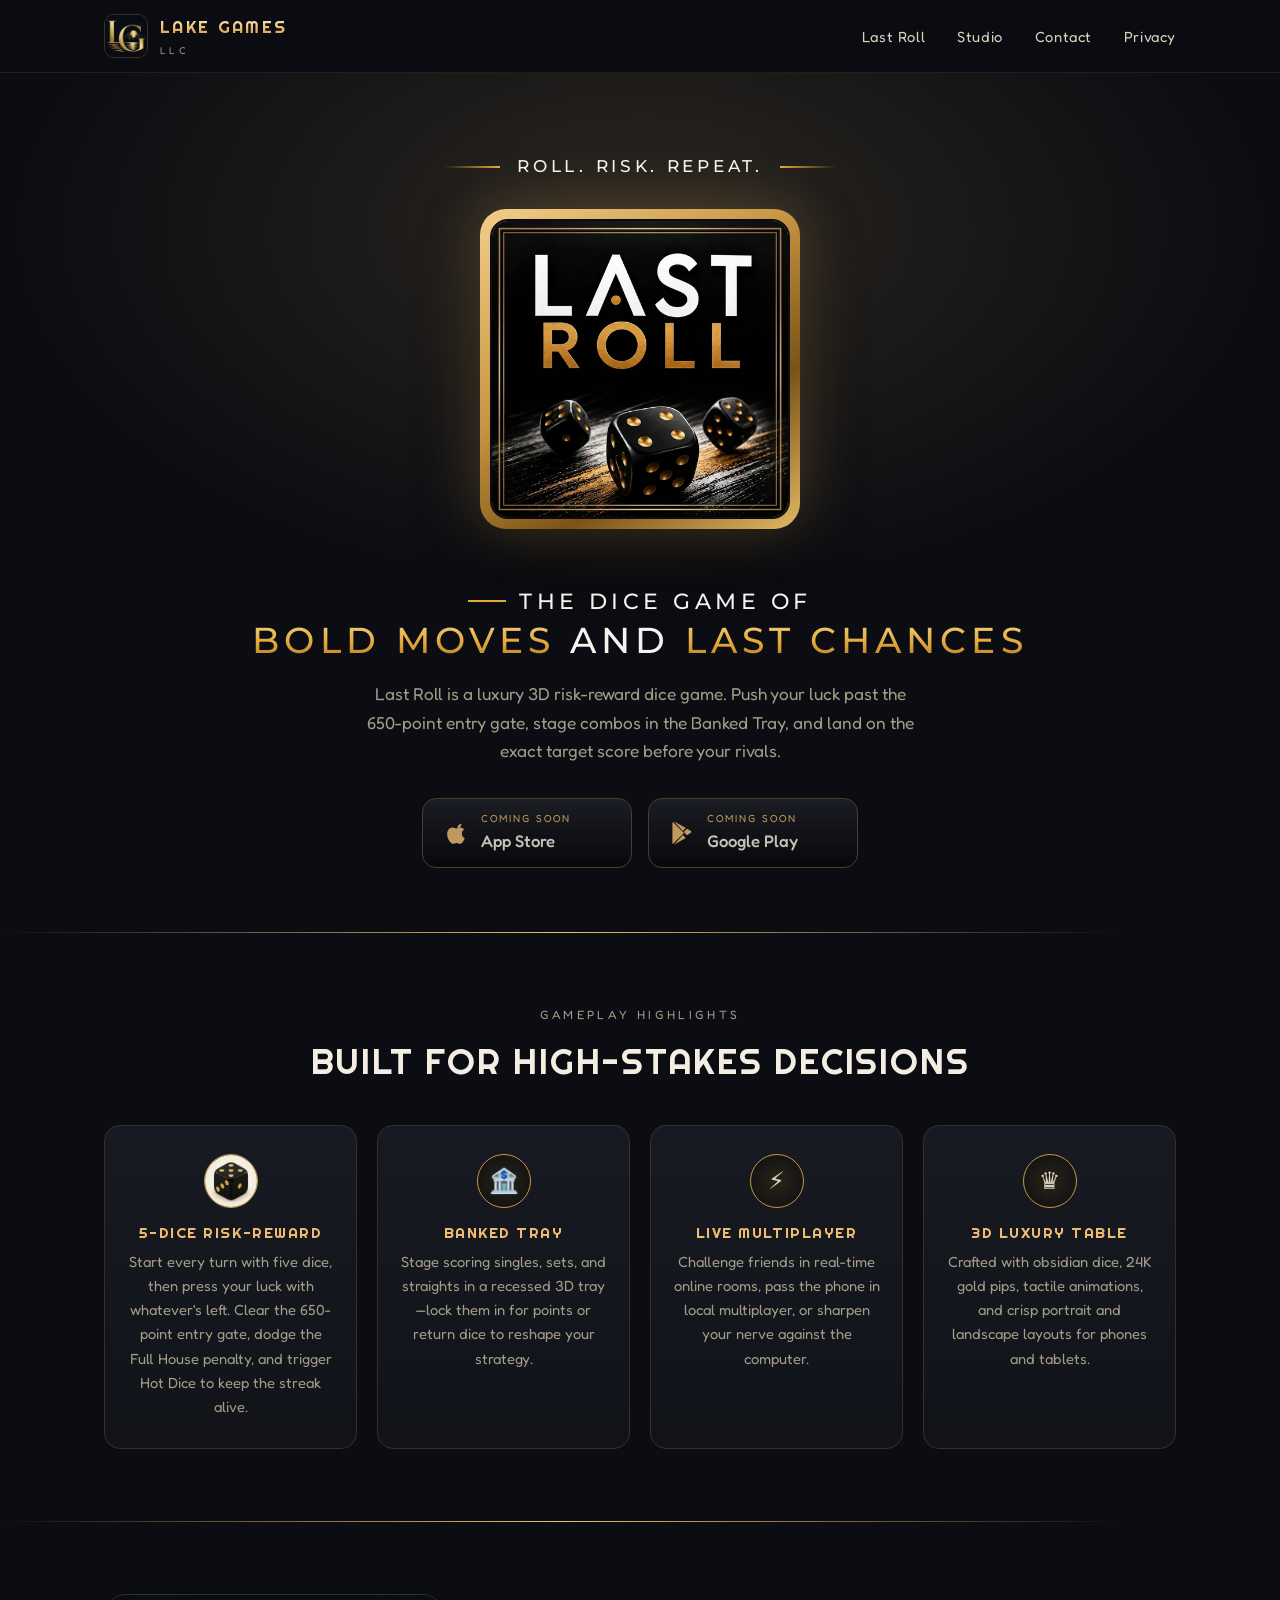
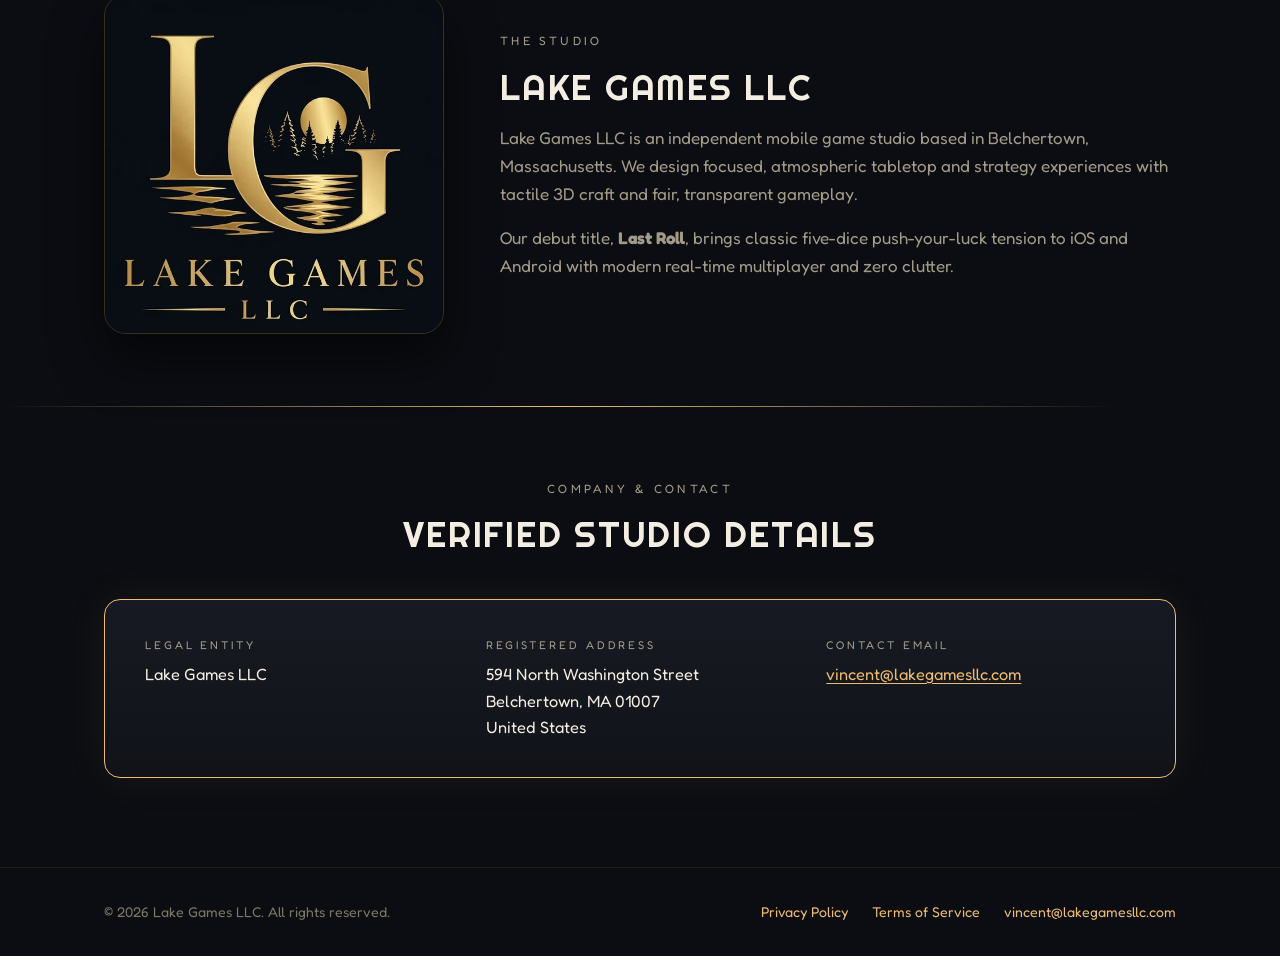
<file: index.html>
<!DOCTYPE html>
<html lang="en">
<head>
  <meta charset="utf-8">
  <meta name="viewport" content="width=device-width, initial-scale=1">
  <title>Lake Games LLC — Independent Mobile Game Studio | Last Roll</title>
  <meta name="description" content="Lake Games LLC is an independent mobile game studio in Belchertown, Massachusetts, creators of Last Roll — a luxury 3D five-dice risk-reward game for iOS and Android.">
  <link rel="canonical" href="https://lakegamesllc.com/">

  <!-- Open Graph / Social -->
  <meta property="og:type" content="website">
  <meta property="og:site_name" content="Lake Games LLC">
  <meta property="og:title" content="Lake Games LLC — Last Roll">
  <meta property="og:description" content="Roll. Risk. Repeat. The dice game of bold moves and last chances. Independent mobile game studio in Belchertown, MA — creators of Last Roll for iOS and Android.">
  <meta property="og:url" content="https://lakegamesllc.com/">
  <meta property="og:image" content="https://lakegamesllc.com/assets/img/og-image.jpg">
  <meta property="og:image:width" content="1200">
  <meta property="og:image:height" content="630">
  <meta name="twitter:card" content="summary_large_image">
  <meta name="twitter:title" content="Lake Games LLC — Last Roll">
  <meta name="twitter:description" content="Roll. Risk. Repeat. The dice game of bold moves and last chances. Luxury 3D five-dice risk-reward game for iOS and Android.">
  <meta name="twitter:image" content="https://lakegamesllc.com/assets/img/og-image.jpg">

  <meta name="theme-color" content="#0B0D12">
  <link rel="icon" type="image/png" sizes="32x32" href="assets/img/favicon-32.png">
  <link rel="apple-touch-icon" sizes="180x180" href="assets/img/apple-touch-icon.png">

  <link rel="preconnect" href="https://fonts.googleapis.com">
  <link rel="preconnect" href="https://fonts.gstatic.com" crossorigin>
  <link href="https://fonts.googleapis.com/css2?family=Fredoka:wght@400;500;600&family=Montserrat:wght@500;600&family=Righteous&display=swap" rel="stylesheet">
  <link rel="stylesheet" href="assets/css/styles.css">

  <script type="application/ld+json">
  {
    "@context": "https://schema.org",
    "@type": "Organization",
    "name": "Lake Games LLC",
    "url": "https://lakegamesllc.com/",
    "logo": "https://lakegamesllc.com/assets/img/lake-games-logo.jpg",
    "email": "vincent@lakegamesllc.com",
    "address": {
      "@type": "PostalAddress",
      "streetAddress": "594 North Washington Street",
      "addressLocality": "Belchertown",
      "addressRegion": "MA",
      "postalCode": "01007",
      "addressCountry": "US"
    }
  }
  </script>
</head>
<body>
  <a class="skip-link" href="#main">Skip to content</a>

  <header class="site-header">
    <div class="container header-inner">
      <a class="brand" href="index.html" aria-label="Lake Games LLC Home">
        <picture>
          <source srcset="assets/img/lake-games-mark.webp" type="image/webp">
          <img src="assets/img/lake-games-mark.png" alt="Lake Games LLC pine-over-lake monogram" width="44" height="44">
        </picture>
        <span class="brand-name">
          <span class="gold-text">LAKE GAMES</span>
          <small>LLC</small>
        </span>
      </a>

      <input type="checkbox" id="nav-toggle" class="nav-toggle" aria-label="Toggle navigation">
      <label for="nav-toggle" class="nav-toggle-label" aria-hidden="true"><span></span></label>

      <nav class="site-nav" aria-label="Primary">
        <ul>
          <li><a href="#last-roll">Last Roll</a></li>
          <li><a href="#studio">Studio</a></li>
          <li><a href="#contact">Contact</a></li>
          <li><a href="privacy.html">Privacy</a></li>
        </ul>
      </nav>
    </div>
  </header>

  <main id="main">
    <section class="hero" id="last-roll">
      <div class="container">
        <p class="tag-kicker">Roll. Risk. Repeat.</p>

        <div class="showcase">
          <picture>
            <source srcset="assets/img/last-roll-logo.webp" type="image/webp">
            <img src="assets/img/last-roll-logo.jpg" alt="Last Roll — Five-dice risk-reward mobile game" width="512" height="512">
          </picture>
        </div>

        <h1 class="tag-sub">
          <span class="l1">The Dice Game Of</span>
          <span class="l2"><span class="g">Bold Moves</span> and <span class="g">Last Chances</span></span>
        </h1>
        <p class="lede">
          Last Roll is a luxury 3D risk-reward dice game. Push your luck past the 650-point entry gate, stage combos in the Banked Tray, and land on the exact target score before your rivals.
        </p>

        <div class="badges" aria-label="Platform availability">
          <div class="store-badge" aria-label="Apple App Store — Coming Soon">
            <svg viewBox="0 0 24 24" aria-hidden="true"><path d="M18.71 19.5c-.83 1.24-1.71 2.45-3.05 2.47-1.34.03-1.77-.79-3.29-.79-1.53 0-2 .77-3.27.82-1.31.05-2.3-1.32-3.14-2.53C4.25 17 2.94 12.45 4.7 9.39c.87-1.52 2.43-2.48 4.12-2.51 1.28-.02 2.5.87 3.29.87.78 0 2.26-1.07 3.81-.91.65.03 2.47.26 3.64 1.98-.09.06-2.17 1.28-2.15 3.81.03 3.02 2.65 4.03 2.68 4.04-.03.07-.42 1.44-1.38 2.83M15.97 6.33c.64-.78 1.08-1.86.96-2.94-.93.04-2.06.62-2.72 1.4-.58.68-1.1 1.78-.96 2.84 1.04.08 2.08-.52 2.72-1.3z"/></svg>
            <div>
              <small>Coming Soon</small>
              <strong>App Store</strong>
            </div>
          </div>

          <div class="store-badge" aria-label="Google Play — Coming Soon">
            <svg viewBox="0 0 24 24" aria-hidden="true"><path d="M3.61 1.814L13.793 12 3.61 22.186a1.77 1.77 0 0 1-.46-1.2V3.014c0-.46.17-.885.46-1.2zm.94-.672L15.49 7.45l-2.66 2.66L4.55 1.142zm11.98 6.892l3.38 1.95c.93.54.93 1.49 0 2.03l-3.38 1.95-2.91-2.965 2.91-2.965zM12.83 13.89l2.66 2.66-10.94 6.308L12.83 13.89z"/></svg>
            <div>
              <small>Coming Soon</small>
              <strong>Google Play</strong>
            </div>
          </div>
        </div>
      </div>
    </section>

    <hr class="gold-rule container">

    <section aria-labelledby="highlights-heading">
      <div class="container">
        <div class="section-head">
          <p class="eyebrow">Gameplay Highlights</p>
          <h2 id="highlights-heading">BUILT FOR HIGH-STAKES DECISIONS</h2>
        </div>

        <div class="features">
          <article class="card feature">
            <div class="icon icon-img" aria-hidden="true">
              <picture>
                <source srcset="assets/img/luxury-die-icon.webp" type="image/webp">
                <img src="assets/img/luxury-die-icon.png" alt="" width="54" height="54" loading="lazy">
              </picture>
            </div>
            <h3>5-DICE RISK-REWARD</h3>
            <p>Start every turn with five dice, then press your luck with whatever's left. Clear the 650-point entry gate, dodge the Full House penalty, and trigger Hot Dice to keep the streak alive.</p>
          </article>

          <article class="card feature">
            <div class="icon" aria-hidden="true">🏦</div>
            <h3>BANKED TRAY</h3>
            <p>Stage scoring singles, sets, and straights in a recessed 3D tray—lock them in for points or return dice to reshape your strategy.</p>
          </article>

          <article class="card feature">
            <div class="icon" aria-hidden="true">⚡</div>
            <h3>LIVE MULTIPLAYER</h3>
            <p>Challenge friends in real-time online rooms, pass the phone in local multiplayer, or sharpen your nerve against the computer.</p>
          </article>

          <article class="card feature">
            <div class="icon" aria-hidden="true">♛</div>
            <h3>3D LUXURY TABLE</h3>
            <p>Crafted with obsidian dice, 24K gold pips, tactile animations, and crisp portrait and landscape layouts for phones and tablets.</p>
          </article>
        </div>
      </div>
    </section>

    <hr class="gold-rule container">

    <section id="studio" aria-labelledby="studio-heading">
      <div class="container studio">
        <picture>
          <source srcset="assets/img/lake-games-logo.webp" type="image/webp">
          <img class="studio-logo" src="assets/img/lake-games-logo.jpg" alt="Lake Games LLC studio emblem featuring the LG monogram, pine trees, moon, and lake reflections" width="600" height="600" loading="lazy">
        </picture>

        <div>
          <p class="eyebrow">The Studio</p>
          <h2 id="studio-heading">LAKE GAMES LLC</h2>
          <p>
            Lake Games LLC is an independent mobile game studio based in Belchertown, Massachusetts. We design focused, atmospheric tabletop and strategy experiences with tactile 3D craft and fair, transparent gameplay.
          </p>
          <p>
            Our debut title, <strong>Last Roll</strong>, brings classic five-dice push-your-luck tension to iOS and Android with modern real-time multiplayer and zero clutter.
          </p>
        </div>
      </div>
    </section>

    <hr class="gold-rule container">

    <section id="contact" aria-labelledby="contact-heading">
      <div class="container">
        <div class="section-head">
          <p class="eyebrow">Company &amp; Contact</p>
          <h2 id="contact-heading">VERIFIED STUDIO DETAILS</h2>
        </div>

        <dl class="card gold-border company">
          <div>
            <dt>Legal Entity</dt>
            <dd>Lake Games LLC</dd>
          </div>
          <div>
            <dt>Registered Address</dt>
            <dd>
              <address>
                594 North Washington Street<br>
                Belchertown, MA 01007<br>
                United States
              </address>
            </dd>
          </div>
          <div>
            <dt>Contact Email</dt>
            <dd><a href="mailto:vincent@lakegamesllc.com">vincent@lakegamesllc.com</a></dd>
          </div>
        </dl>
      </div>
    </section>
  </main>

  <footer class="site-footer">
    <div class="container footer-inner">
      <span>&copy; <span id="yr">2026</span> Lake Games LLC. All rights reserved.</span>
      <div class="footer-links">
        <a href="privacy.html">Privacy Policy</a>
        <a href="terms.html">Terms of Service</a>
        <a href="mailto:vincent@lakegamesllc.com">vincent@lakegamesllc.com</a>
      </div>
    </div>
  </footer>
  <script>document.getElementById("yr").textContent=new Date().getFullYear();</script>
</body>
</html>
</file>
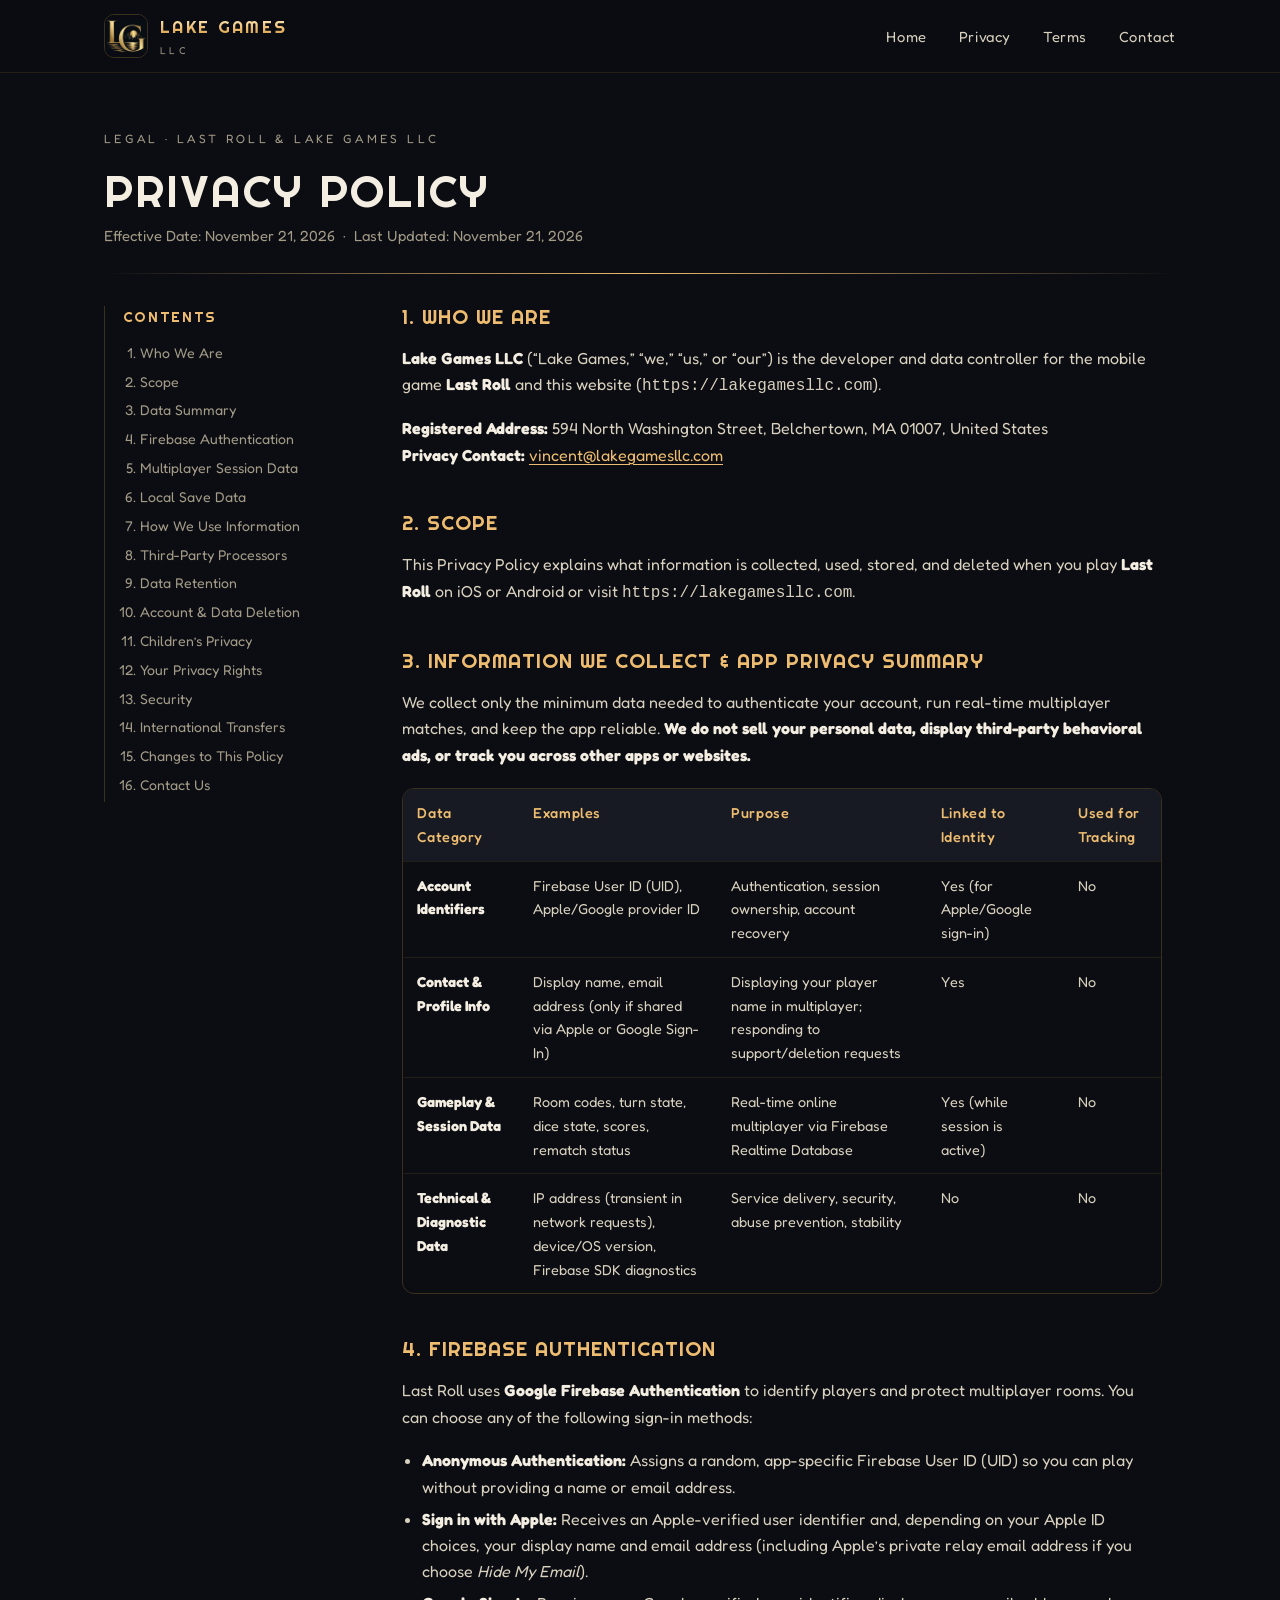
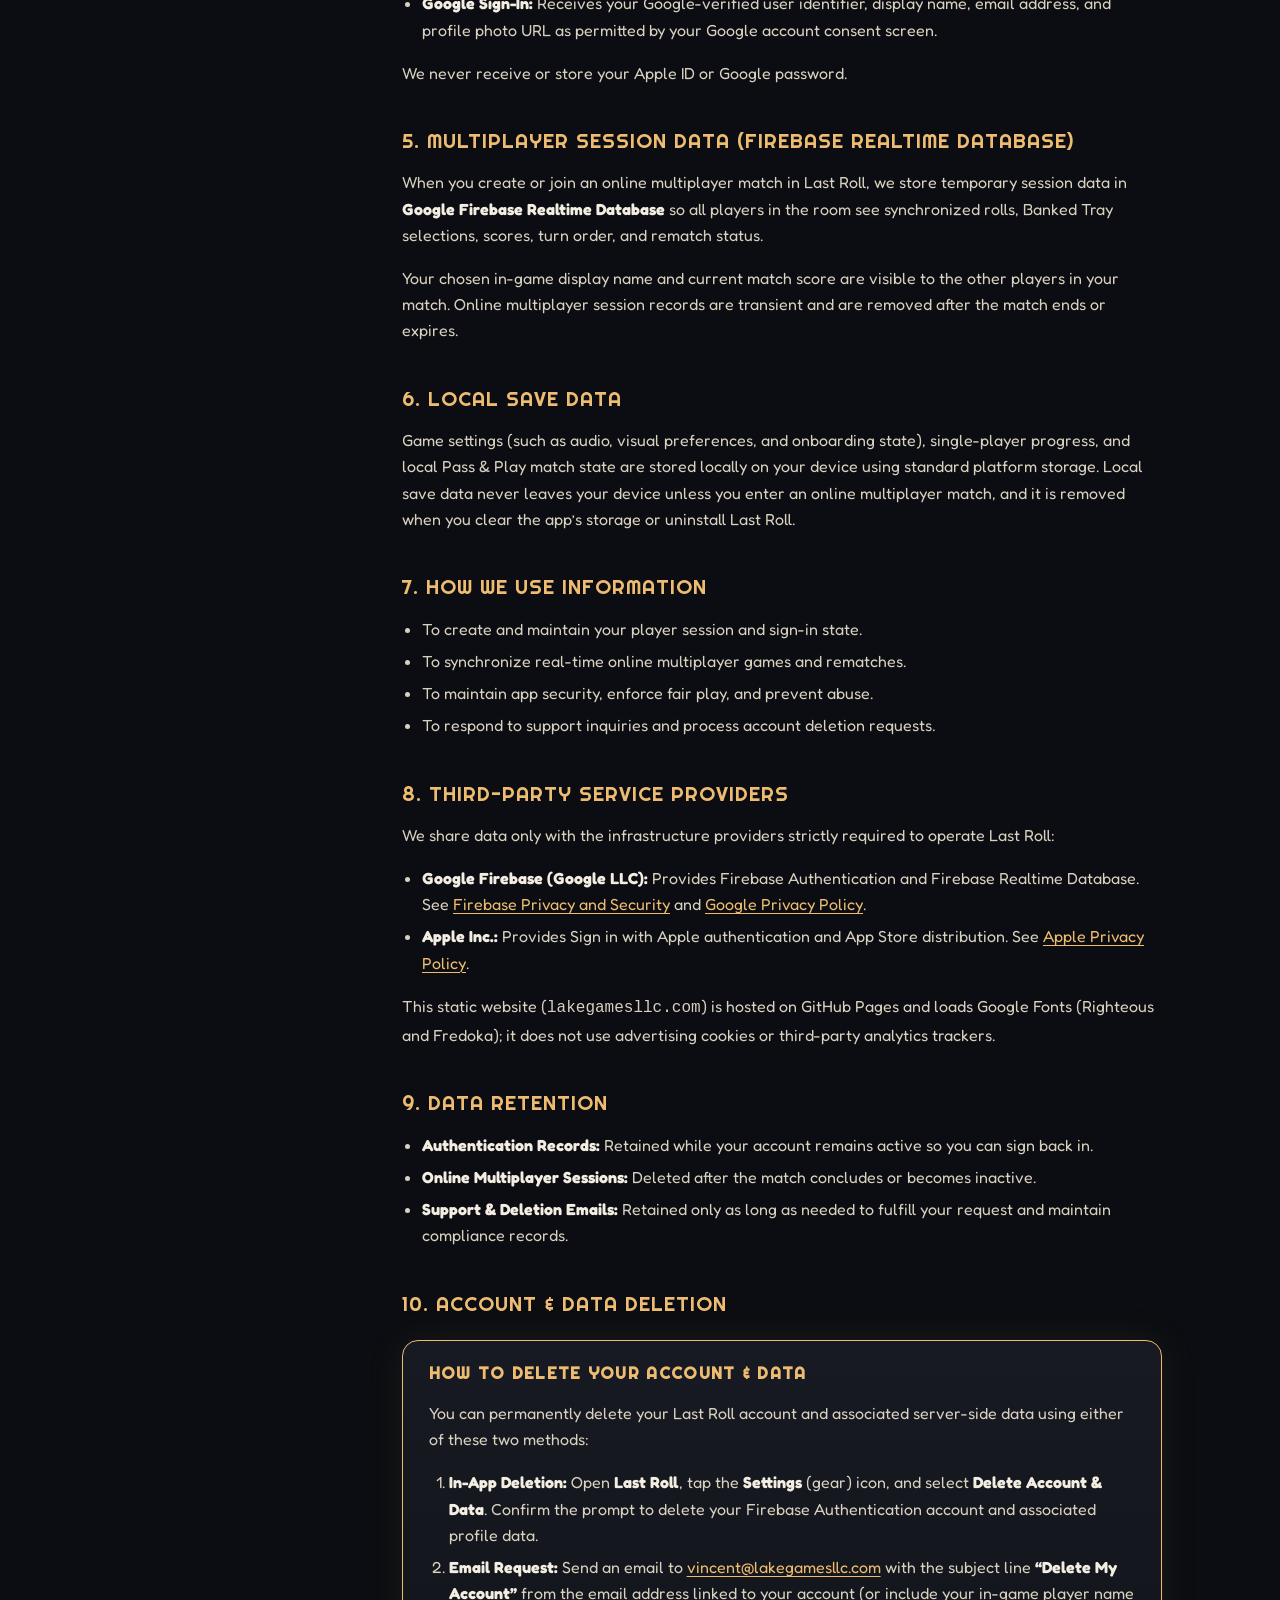
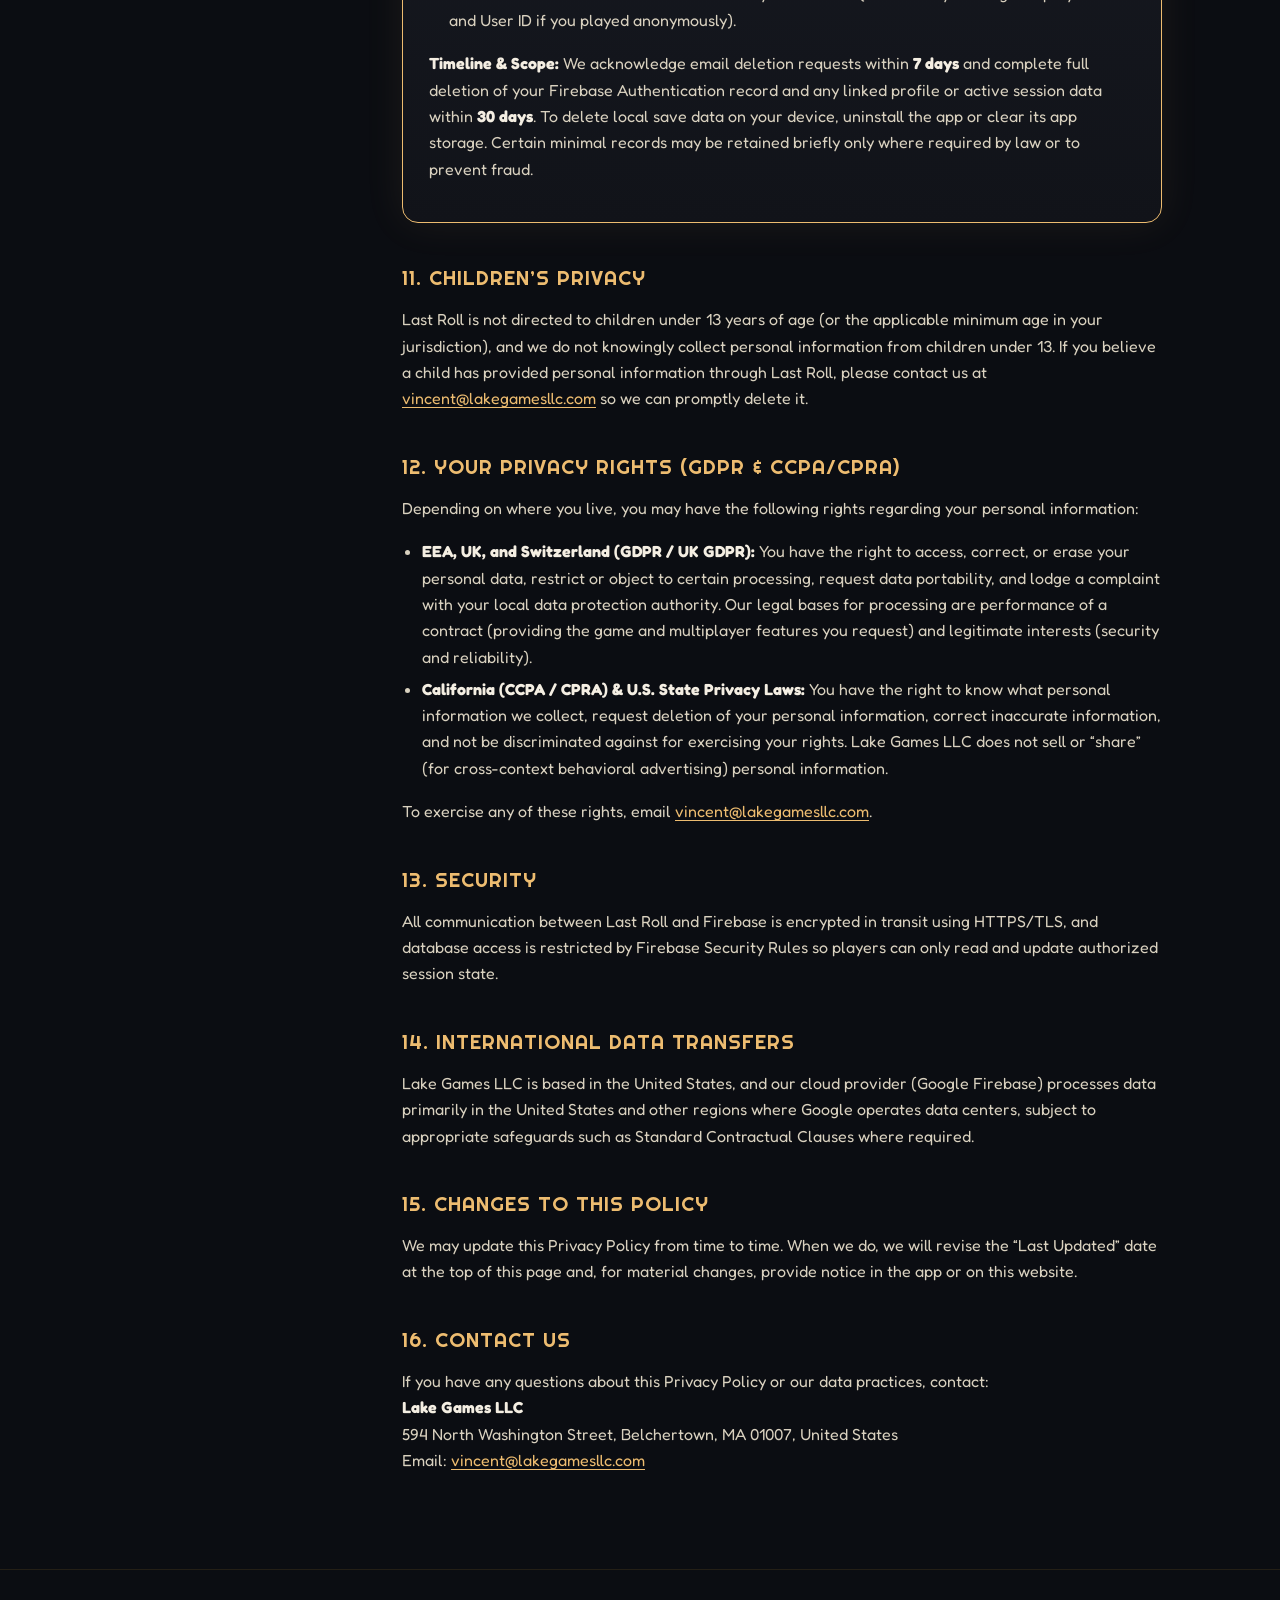
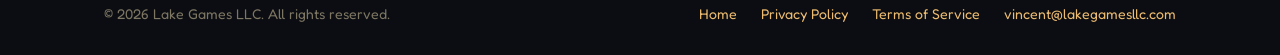
<file: privacy.html>
<!DOCTYPE html>
<html lang="en">
<head>
  <meta charset="utf-8">
  <meta name="viewport" content="width=device-width, initial-scale=1">
  <title>Privacy Policy — Lake Games LLC | Last Roll</title>
  <meta name="description" content="Privacy Policy for Lake Games LLC and the Last Roll mobile game (iOS & Android), covering Firebase Authentication, multiplayer data, local save data, and account deletion.">
  <link rel="canonical" href="https://lakegamesllc.com/privacy.html">
  <meta name="theme-color" content="#0B0D12">
  <link rel="icon" type="image/png" sizes="32x32" href="assets/img/favicon-32.png">
  <link rel="apple-touch-icon" sizes="180x180" href="assets/img/apple-touch-icon.png">
  <link rel="preconnect" href="https://fonts.googleapis.com">
  <link rel="preconnect" href="https://fonts.gstatic.com" crossorigin>
  <link href="https://fonts.googleapis.com/css2?family=Fredoka:wght@400;500;600&family=Righteous&display=swap" rel="stylesheet">
  <link rel="stylesheet" href="assets/css/styles.css">
</head>
<body>
  <a class="skip-link" href="#main">Skip to content</a>

  <header class="site-header">
    <div class="container header-inner">
      <a class="brand" href="index.html" aria-label="Lake Games LLC Home">
        <picture>
          <source srcset="assets/img/lake-games-mark.webp" type="image/webp">
          <img src="assets/img/lake-games-mark.png" alt="Lake Games LLC pine-over-lake monogram" width="44" height="44">
        </picture>
        <span class="brand-name">
          <span class="gold-text">LAKE GAMES</span>
          <small>LLC</small>
        </span>
      </a>

      <input type="checkbox" id="nav-toggle" class="nav-toggle" aria-label="Toggle navigation">
      <label for="nav-toggle" class="nav-toggle-label" aria-hidden="true"><span></span></label>

      <nav class="site-nav" aria-label="Primary">
        <ul>
          <li><a href="index.html">Home</a></li>
          <li><a href="privacy.html" aria-current="page">Privacy</a></li>
          <li><a href="terms.html">Terms</a></li>
          <li><a href="index.html#contact">Contact</a></li>
        </ul>
      </nav>
    </div>
  </header>

  <main id="main" class="container">
    <div class="legal-hero">
      <p class="eyebrow">Legal · Last Roll &amp; Lake Games LLC</p>
      <h1>PRIVACY POLICY</h1>
      <p class="meta">Effective Date: November 21, 2026 &nbsp;·&nbsp; Last Updated: November 21, 2026</p>
    </div>
    <hr class="gold-rule">

    <div class="legal">
      <details class="toc" open>
        <summary>CONTENTS</summary>
        <ol>
          <li><a href="#who-we-are">Who We Are</a></li>
          <li><a href="#scope">Scope</a></li>
          <li><a href="#data-summary">Data Summary</a></li>
          <li><a href="#firebase-auth">Firebase Authentication</a></li>
          <li><a href="#multiplayer">Multiplayer Session Data</a></li>
          <li><a href="#local-data">Local Save Data</a></li>
          <li><a href="#how-we-use">How We Use Information</a></li>
          <li><a href="#processors">Third-Party Processors</a></li>
          <li><a href="#retention">Data Retention</a></li>
          <li><a href="#delete-account">Account &amp; Data Deletion</a></li>
          <li><a href="#children">Children’s Privacy</a></li>
          <li><a href="#rights">Your Privacy Rights</a></li>
          <li><a href="#security">Security</a></li>
          <li><a href="#transfers">International Transfers</a></li>
          <li><a href="#changes">Changes to This Policy</a></li>
          <li><a href="#contact">Contact Us</a></li>
        </ol>
      </details>

      <article>
        <h2 id="who-we-are">1. WHO WE ARE</h2>
        <p>
          <strong>Lake Games LLC</strong> (“Lake Games,” “we,” “us,” or “our”) is the developer and data controller for the mobile game <strong>Last Roll</strong> and this website (<code>https://lakegamesllc.com</code>).
        </p>
        <p>
          <strong>Registered Address:</strong> 594 North Washington Street, Belchertown, MA 01007, United States<br>
          <strong>Privacy Contact:</strong> <a href="mailto:vincent@lakegamesllc.com">vincent@lakegamesllc.com</a>
        </p>

        <h2 id="scope">2. SCOPE</h2>
        <p>
          This Privacy Policy explains what information is collected, used, stored, and deleted when you play <strong>Last Roll</strong> on iOS or Android or visit <code>https://lakegamesllc.com</code>.
        </p>

        <h2 id="data-summary">3. INFORMATION WE COLLECT &amp; APP PRIVACY SUMMARY</h2>
        <p>
          We collect only the minimum data needed to authenticate your account, run real-time multiplayer matches, and keep the app reliable. <strong>We do not sell your personal data, display third-party behavioral ads, or track you across other apps or websites.</strong>
        </p>

        <div class="table-wrap">
          <table>
            <thead>
              <tr>
                <th>Data Category</th>
                <th>Examples</th>
                <th>Purpose</th>
                <th>Linked to Identity</th>
                <th>Used for Tracking</th>
              </tr>
            </thead>
            <tbody>
              <tr>
                <td><strong>Account Identifiers</strong></td>
                <td>Firebase User ID (UID), Apple/Google provider ID</td>
                <td>Authentication, session ownership, account recovery</td>
                <td>Yes (for Apple/Google sign-in)</td>
                <td>No</td>
              </tr>
              <tr>
                <td><strong>Contact &amp; Profile Info</strong></td>
                <td>Display name, email address (only if shared via Apple or Google Sign-In)</td>
                <td>Displaying your player name in multiplayer; responding to support/deletion requests</td>
                <td>Yes</td>
                <td>No</td>
              </tr>
              <tr>
                <td><strong>Gameplay &amp; Session Data</strong></td>
                <td>Room codes, turn state, dice state, scores, rematch status</td>
                <td>Real-time online multiplayer via Firebase Realtime Database</td>
                <td>Yes (while session is active)</td>
                <td>No</td>
              </tr>
              <tr>
                <td><strong>Technical &amp; Diagnostic Data</strong></td>
                <td>IP address (transient in network requests), device/OS version, Firebase SDK diagnostics</td>
                <td>Service delivery, security, abuse prevention, stability</td>
                <td>No</td>
                <td>No</td>
              </tr>
            </tbody>
          </table>
        </div>

        <h2 id="firebase-auth">4. FIREBASE AUTHENTICATION</h2>
        <p>Last Roll uses <strong>Google Firebase Authentication</strong> to identify players and protect multiplayer rooms. You can choose any of the following sign-in methods:</p>
        <ul>
          <li><strong>Anonymous Authentication:</strong> Assigns a random, app-specific Firebase User ID (UID) so you can play without providing a name or email address.</li>
          <li><strong>Sign in with Apple:</strong> Receives an Apple-verified user identifier and, depending on your Apple ID choices, your display name and email address (including Apple’s private relay email address if you choose <em>Hide My Email</em>).</li>
          <li><strong>Google Sign-In:</strong> Receives your Google-verified user identifier, display name, email address, and profile photo URL as permitted by your Google account consent screen.</li>
        </ul>
        <p>We never receive or store your Apple ID or Google password.</p>

        <h2 id="multiplayer">5. MULTIPLAYER SESSION DATA (FIREBASE REALTIME DATABASE)</h2>
        <p>
          When you create or join an online multiplayer match in Last Roll, we store temporary session data in <strong>Google Firebase Realtime Database</strong> so all players in the room see synchronized rolls, Banked Tray selections, scores, turn order, and rematch status.
        </p>
        <p>
          Your chosen in-game display name and current match score are visible to the other players in your match. Online multiplayer session records are transient and are removed after the match ends or expires.
        </p>

        <h2 id="local-data">6. LOCAL SAVE DATA</h2>
        <p>
          Game settings (such as audio, visual preferences, and onboarding state), single-player progress, and local Pass &amp; Play match state are stored locally on your device using standard platform storage. Local save data never leaves your device unless you enter an online multiplayer match, and it is removed when you clear the app’s storage or uninstall Last Roll.
        </p>

        <h2 id="how-we-use">7. HOW WE USE INFORMATION</h2>
        <ul>
          <li>To create and maintain your player session and sign-in state.</li>
          <li>To synchronize real-time online multiplayer games and rematches.</li>
          <li>To maintain app security, enforce fair play, and prevent abuse.</li>
          <li>To respond to support inquiries and process account deletion requests.</li>
        </ul>

        <h2 id="processors">8. THIRD-PARTY SERVICE PROVIDERS</h2>
        <p>We share data only with the infrastructure providers strictly required to operate Last Roll:</p>
        <ul>
          <li><strong>Google Firebase (Google LLC):</strong> Provides Firebase Authentication and Firebase Realtime Database. See <a href="https://firebase.google.com/support/privacy" target="_blank" rel="noopener noreferrer">Firebase Privacy and Security</a> and <a href="https://policies.google.com/privacy" target="_blank" rel="noopener noreferrer">Google Privacy Policy</a>.</li>
          <li><strong>Apple Inc.:</strong> Provides Sign in with Apple authentication and App Store distribution. See <a href="https://www.apple.com/legal/privacy/" target="_blank" rel="noopener noreferrer">Apple Privacy Policy</a>.</li>
        </ul>
        <p>This static website (<code>lakegamesllc.com</code>) is hosted on GitHub Pages and loads Google Fonts (Righteous and Fredoka); it does not use advertising cookies or third-party analytics trackers.</p>

        <h2 id="retention">9. DATA RETENTION</h2>
        <ul>
          <li><strong>Authentication Records:</strong> Retained while your account remains active so you can sign back in.</li>
          <li><strong>Online Multiplayer Sessions:</strong> Deleted after the match concludes or becomes inactive.</li>
          <li><strong>Support &amp; Deletion Emails:</strong> Retained only as long as needed to fulfill your request and maintain compliance records.</li>
        </ul>

        <h2 id="delete-account">10. ACCOUNT &amp; DATA DELETION</h2>
        <div class="card gold-border callout">
          <h3>HOW TO DELETE YOUR ACCOUNT &amp; DATA</h3>
          <p>You can permanently delete your Last Roll account and associated server-side data using either of these two methods:</p>
          <ol>
            <li>
              <strong>In-App Deletion:</strong> Open <strong>Last Roll</strong>, tap the <strong>Settings</strong> (gear) icon, and select <strong>Delete Account &amp; Data</strong>. Confirm the prompt to delete your Firebase Authentication account and associated profile data.
            </li>
            <li>
              <strong>Email Request:</strong> Send an email to <a href="mailto:vincent@lakegamesllc.com?subject=Delete%20My%20Account%20-%20Last%20Roll">vincent@lakegamesllc.com</a> with the subject line <strong>“Delete My Account”</strong> from the email address linked to your account (or include your in-game player name and User ID if you played anonymously).
            </li>
          </ol>
          <p>
            <strong>Timeline &amp; Scope:</strong> We acknowledge email deletion requests within <strong>7 days</strong> and complete full deletion of your Firebase Authentication record and any linked profile or active session data within <strong>30 days</strong>. To delete local save data on your device, uninstall the app or clear its app storage. Certain minimal records may be retained briefly only where required by law or to prevent fraud.
          </p>
        </div>

        <h2 id="children">11. CHILDREN’S PRIVACY</h2>
        <p>
          Last Roll is not directed to children under 13 years of age (or the applicable minimum age in your jurisdiction), and we do not knowingly collect personal information from children under 13. If you believe a child has provided personal information through Last Roll, please contact us at <a href="mailto:vincent@lakegamesllc.com">vincent@lakegamesllc.com</a> so we can promptly delete it.
        </p>

        <h2 id="rights">12. YOUR PRIVACY RIGHTS (GDPR &amp; CCPA/CPRA)</h2>
        <p>Depending on where you live, you may have the following rights regarding your personal information:</p>
        <ul>
          <li><strong>EEA, UK, and Switzerland (GDPR / UK GDPR):</strong> You have the right to access, correct, or erase your personal data, restrict or object to certain processing, request data portability, and lodge a complaint with your local data protection authority. Our legal bases for processing are performance of a contract (providing the game and multiplayer features you request) and legitimate interests (security and reliability).</li>
          <li><strong>California (CCPA / CPRA) &amp; U.S. State Privacy Laws:</strong> You have the right to know what personal information we collect, request deletion of your personal information, correct inaccurate information, and not be discriminated against for exercising your rights. Lake Games LLC does not sell or “share” (for cross-context behavioral advertising) personal information.</li>
        </ul>
        <p>To exercise any of these rights, email <a href="mailto:vincent@lakegamesllc.com">vincent@lakegamesllc.com</a>.</p>

        <h2 id="security">13. SECURITY</h2>
        <p>
          All communication between Last Roll and Firebase is encrypted in transit using HTTPS/TLS, and database access is restricted by Firebase Security Rules so players can only read and update authorized session state.
        </p>

        <h2 id="transfers">14. INTERNATIONAL DATA TRANSFERS</h2>
        <p>
          Lake Games LLC is based in the United States, and our cloud provider (Google Firebase) processes data primarily in the United States and other regions where Google operates data centers, subject to appropriate safeguards such as Standard Contractual Clauses where required.
        </p>

        <h2 id="changes">15. CHANGES TO THIS POLICY</h2>
        <p>
          We may update this Privacy Policy from time to time. When we do, we will revise the “Last Updated” date at the top of this page and, for material changes, provide notice in the app or on this website.
        </p>

        <h2 id="contact">16. CONTACT US</h2>
        <p>
          If you have any questions about this Privacy Policy or our data practices, contact:<br>
          <strong>Lake Games LLC</strong><br>
          594 North Washington Street, Belchertown, MA 01007, United States<br>
          Email: <a href="mailto:vincent@lakegamesllc.com">vincent@lakegamesllc.com</a>
        </p>
      </article>
    </div>
  </main>

  <footer class="site-footer">
    <div class="container footer-inner">
      <span>&copy; <span id="yr">2026</span> Lake Games LLC. All rights reserved.</span>
      <div class="footer-links">
        <a href="index.html">Home</a>
        <a href="privacy.html">Privacy Policy</a>
        <a href="terms.html">Terms of Service</a>
        <a href="mailto:vincent@lakegamesllc.com">vincent@lakegamesllc.com</a>
      </div>
    </div>
  </footer>
  <script>document.getElementById("yr").textContent=new Date().getFullYear();</script>
</body>
</html>
</file>
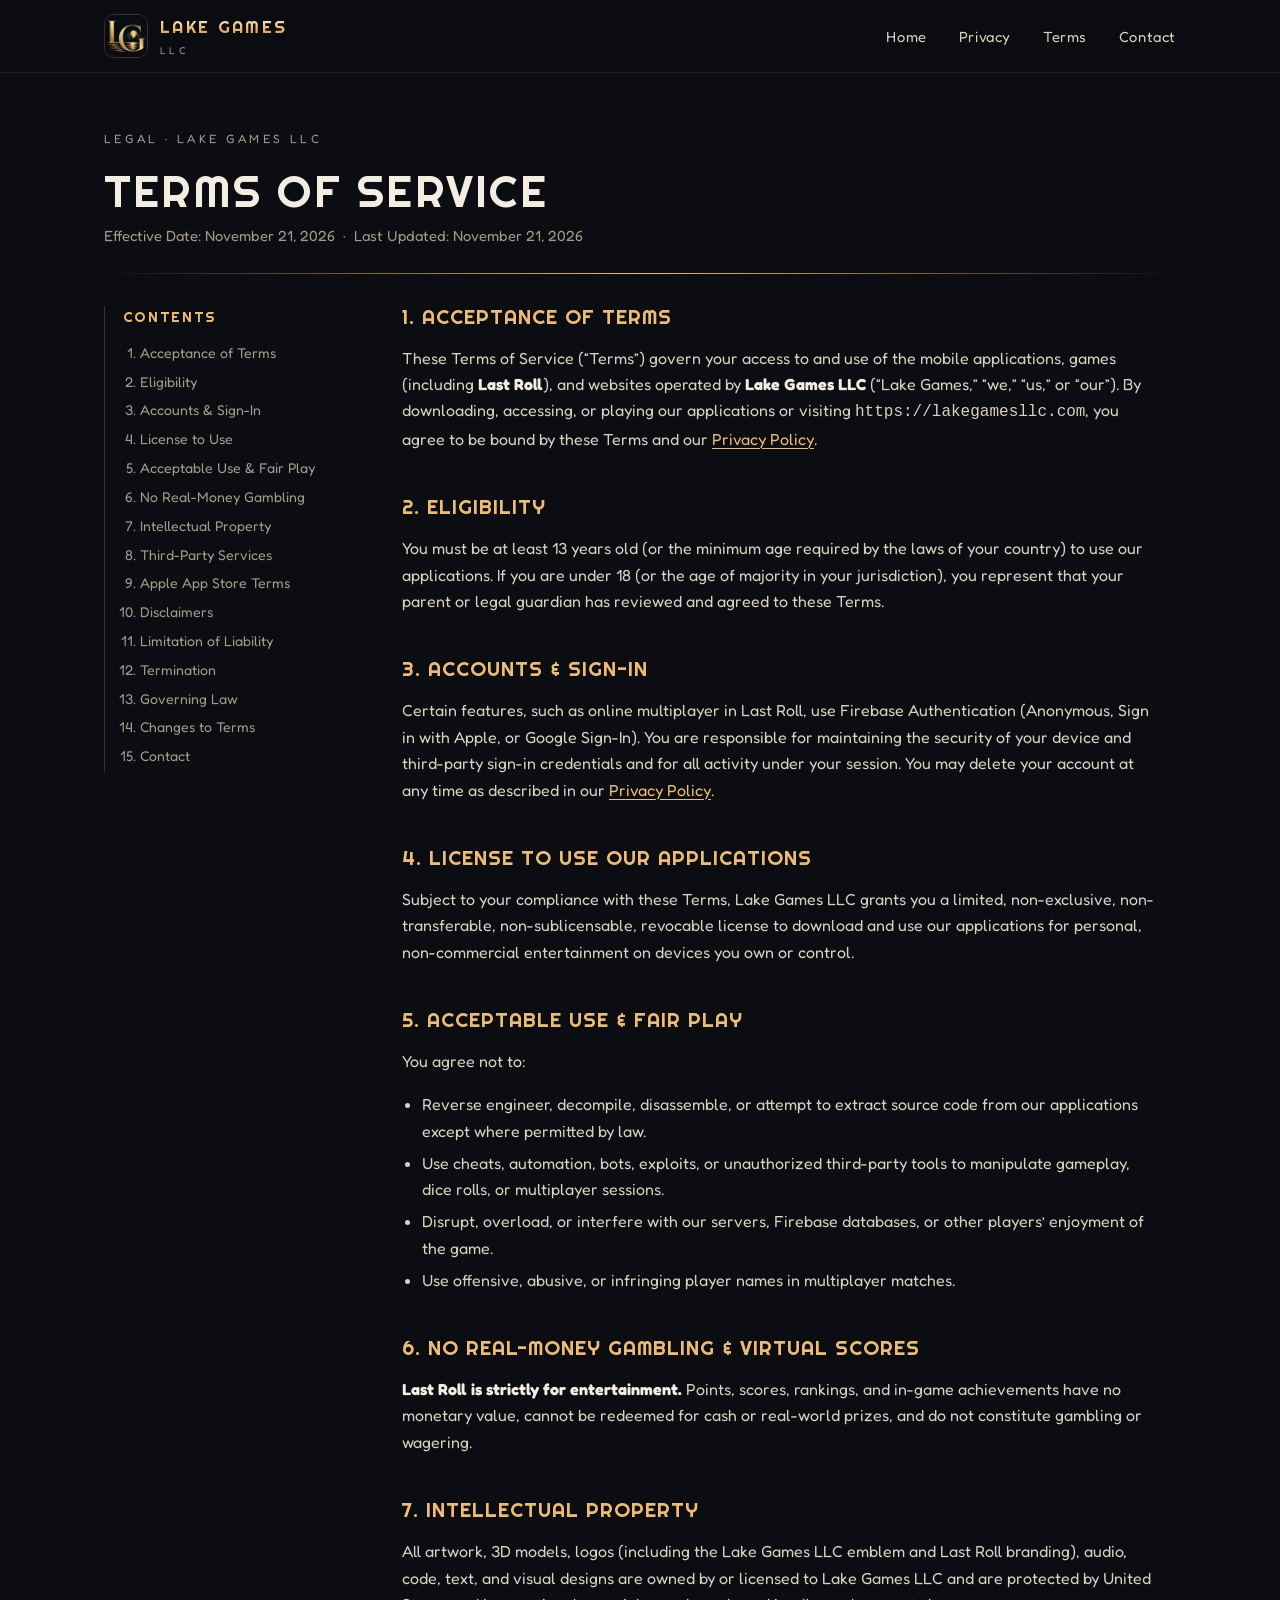
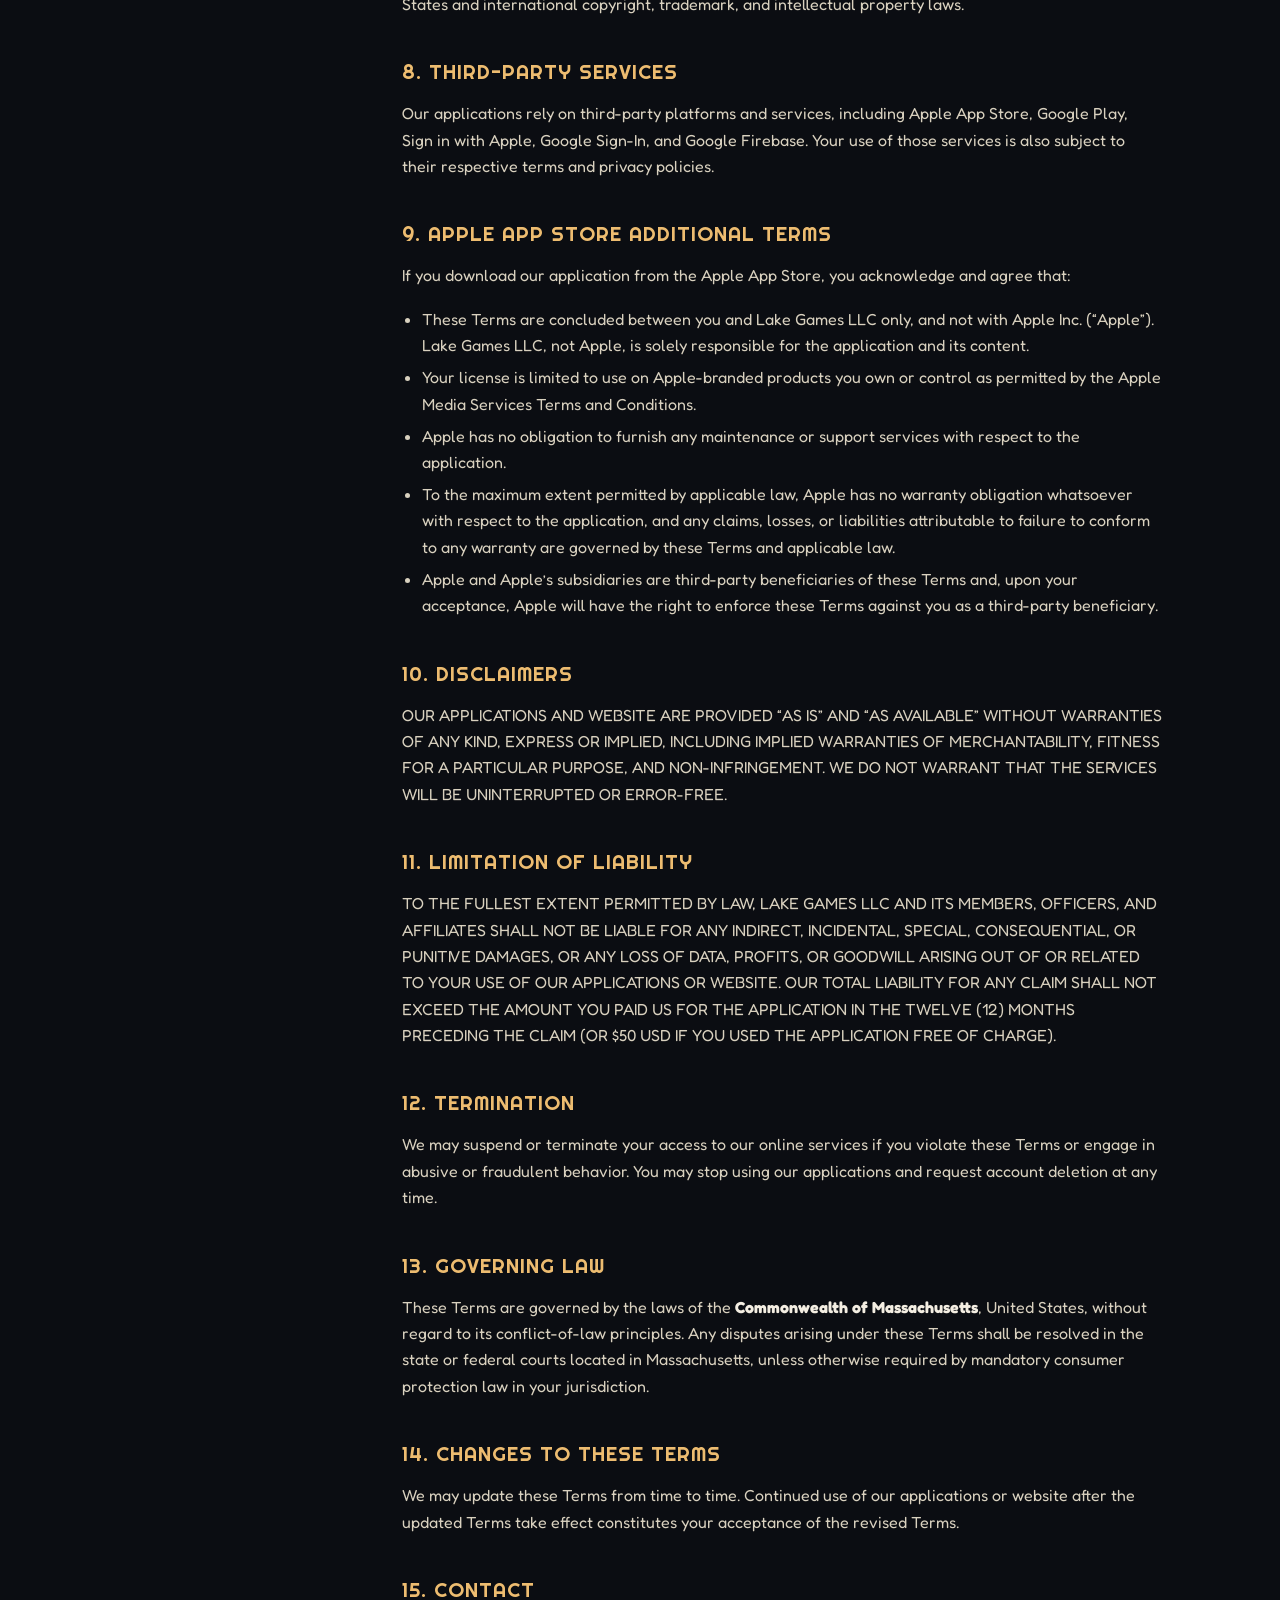
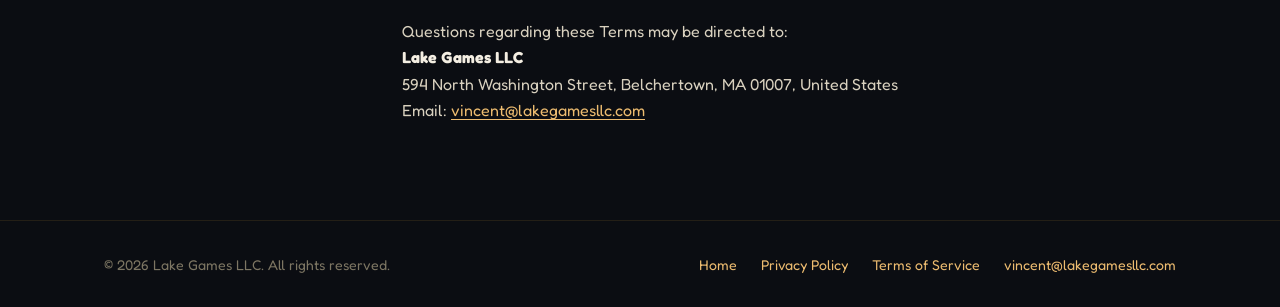
<file: terms.html>
<!DOCTYPE html>
<html lang="en">
<head>
  <meta charset="utf-8">
  <meta name="viewport" content="width=device-width, initial-scale=1">
  <title>Terms of Service — Lake Games LLC | Last Roll</title>
  <meta name="description" content="Terms of Service for Lake Games LLC mobile applications and games, including Last Roll.">
  <link rel="canonical" href="https://lakegamesllc.com/terms.html">
  <meta name="theme-color" content="#0B0D12">
  <link rel="icon" type="image/png" sizes="32x32" href="assets/img/favicon-32.png">
  <link rel="apple-touch-icon" sizes="180x180" href="assets/img/apple-touch-icon.png">
  <link rel="preconnect" href="https://fonts.googleapis.com">
  <link rel="preconnect" href="https://fonts.gstatic.com" crossorigin>
  <link href="https://fonts.googleapis.com/css2?family=Fredoka:wght@400;500;600&family=Righteous&display=swap" rel="stylesheet">
  <link rel="stylesheet" href="assets/css/styles.css">
</head>
<body>
  <a class="skip-link" href="#main">Skip to content</a>

  <header class="site-header">
    <div class="container header-inner">
      <a class="brand" href="index.html" aria-label="Lake Games LLC Home">
        <picture>
          <source srcset="assets/img/lake-games-mark.webp" type="image/webp">
          <img src="assets/img/lake-games-mark.png" alt="Lake Games LLC pine-over-lake monogram" width="44" height="44">
        </picture>
        <span class="brand-name">
          <span class="gold-text">LAKE GAMES</span>
          <small>LLC</small>
        </span>
      </a>

      <input type="checkbox" id="nav-toggle" class="nav-toggle" aria-label="Toggle navigation">
      <label for="nav-toggle" class="nav-toggle-label" aria-hidden="true"><span></span></label>

      <nav class="site-nav" aria-label="Primary">
        <ul>
          <li><a href="index.html">Home</a></li>
          <li><a href="privacy.html">Privacy</a></li>
          <li><a href="terms.html" aria-current="page">Terms</a></li>
          <li><a href="index.html#contact">Contact</a></li>
        </ul>
      </nav>
    </div>
  </header>

  <main id="main" class="container">
    <div class="legal-hero">
      <p class="eyebrow">Legal · Lake Games LLC</p>
      <h1>TERMS OF SERVICE</h1>
      <p class="meta">Effective Date: November 21, 2026 &nbsp;·&nbsp; Last Updated: November 21, 2026</p>
    </div>
    <hr class="gold-rule">

    <div class="legal">
      <details class="toc" open>
        <summary>CONTENTS</summary>
        <ol>
          <li><a href="#acceptance">Acceptance of Terms</a></li>
          <li><a href="#eligibility">Eligibility</a></li>
          <li><a href="#accounts">Accounts &amp; Sign-In</a></li>
          <li><a href="#license">License to Use</a></li>
          <li><a href="#conduct">Acceptable Use &amp; Fair Play</a></li>
          <li><a href="#no-gambling">No Real-Money Gambling</a></li>
          <li><a href="#ip">Intellectual Property</a></li>
          <li><a href="#third-party">Third-Party Services</a></li>
          <li><a href="#apple-terms">Apple App Store Terms</a></li>
          <li><a href="#disclaimers">Disclaimers</a></li>
          <li><a href="#liability">Limitation of Liability</a></li>
          <li><a href="#termination">Termination</a></li>
          <li><a href="#governing-law">Governing Law</a></li>
          <li><a href="#changes">Changes to Terms</a></li>
          <li><a href="#contact">Contact</a></li>
        </ol>
      </details>

      <article>
        <h2 id="acceptance">1. ACCEPTANCE OF TERMS</h2>
        <p>
          These Terms of Service (“Terms”) govern your access to and use of the mobile applications, games (including <strong>Last Roll</strong>), and websites operated by <strong>Lake Games LLC</strong> (“Lake Games,” “we,” “us,” or “our”). By downloading, accessing, or playing our applications or visiting <code>https://lakegamesllc.com</code>, you agree to be bound by these Terms and our <a href="privacy.html">Privacy Policy</a>.
        </p>

        <h2 id="eligibility">2. ELIGIBILITY</h2>
        <p>
          You must be at least 13 years old (or the minimum age required by the laws of your country) to use our applications. If you are under 18 (or the age of majority in your jurisdiction), you represent that your parent or legal guardian has reviewed and agreed to these Terms.
        </p>

        <h2 id="accounts">3. ACCOUNTS &amp; SIGN-IN</h2>
        <p>
          Certain features, such as online multiplayer in Last Roll, use Firebase Authentication (Anonymous, Sign in with Apple, or Google Sign-In). You are responsible for maintaining the security of your device and third-party sign-in credentials and for all activity under your session. You may delete your account at any time as described in our <a href="privacy.html#delete-account">Privacy Policy</a>.
        </p>

        <h2 id="license">4. LICENSE TO USE OUR APPLICATIONS</h2>
        <p>
          Subject to your compliance with these Terms, Lake Games LLC grants you a limited, non-exclusive, non-transferable, non-sublicensable, revocable license to download and use our applications for personal, non-commercial entertainment on devices you own or control.
        </p>

        <h2 id="conduct">5. ACCEPTABLE USE &amp; FAIR PLAY</h2>
        <p>You agree not to:</p>
        <ul>
          <li>Reverse engineer, decompile, disassemble, or attempt to extract source code from our applications except where permitted by law.</li>
          <li>Use cheats, automation, bots, exploits, or unauthorized third-party tools to manipulate gameplay, dice rolls, or multiplayer sessions.</li>
          <li>Disrupt, overload, or interfere with our servers, Firebase databases, or other players’ enjoyment of the game.</li>
          <li>Use offensive, abusive, or infringing player names in multiplayer matches.</li>
        </ul>

        <h2 id="no-gambling">6. NO REAL-MONEY GAMBLING &amp; VIRTUAL SCORES</h2>
        <p>
          <strong>Last Roll is strictly for entertainment.</strong> Points, scores, rankings, and in-game achievements have no monetary value, cannot be redeemed for cash or real-world prizes, and do not constitute gambling or wagering.
        </p>

        <h2 id="ip">7. INTELLECTUAL PROPERTY</h2>
        <p>
          All artwork, 3D models, logos (including the Lake Games LLC emblem and Last Roll branding), audio, code, text, and visual designs are owned by or licensed to Lake Games LLC and are protected by United States and international copyright, trademark, and intellectual property laws.
        </p>

        <h2 id="third-party">8. THIRD-PARTY SERVICES</h2>
        <p>
          Our applications rely on third-party platforms and services, including Apple App Store, Google Play, Sign in with Apple, Google Sign-In, and Google Firebase. Your use of those services is also subject to their respective terms and privacy policies.
        </p>

        <h2 id="apple-terms">9. APPLE APP STORE ADDITIONAL TERMS</h2>
        <p>If you download our application from the Apple App Store, you acknowledge and agree that:</p>
        <ul>
          <li>These Terms are concluded between you and Lake Games LLC only, and not with Apple Inc. (“Apple”). Lake Games LLC, not Apple, is solely responsible for the application and its content.</li>
          <li>Your license is limited to use on Apple-branded products you own or control as permitted by the Apple Media Services Terms and Conditions.</li>
          <li>Apple has no obligation to furnish any maintenance or support services with respect to the application.</li>
          <li>To the maximum extent permitted by applicable law, Apple has no warranty obligation whatsoever with respect to the application, and any claims, losses, or liabilities attributable to failure to conform to any warranty are governed by these Terms and applicable law.</li>
          <li>Apple and Apple’s subsidiaries are third-party beneficiaries of these Terms and, upon your acceptance, Apple will have the right to enforce these Terms against you as a third-party beneficiary.</li>
        </ul>

        <h2 id="disclaimers">10. DISCLAIMERS</h2>
        <p>
          OUR APPLICATIONS AND WEBSITE ARE PROVIDED “AS IS” AND “AS AVAILABLE” WITHOUT WARRANTIES OF ANY KIND, EXPRESS OR IMPLIED, INCLUDING IMPLIED WARRANTIES OF MERCHANTABILITY, FITNESS FOR A PARTICULAR PURPOSE, AND NON-INFRINGEMENT. WE DO NOT WARRANT THAT THE SERVICES WILL BE UNINTERRUPTED OR ERROR-FREE.
        </p>

        <h2 id="liability">11. LIMITATION OF LIABILITY</h2>
        <p>
          TO THE FULLEST EXTENT PERMITTED BY LAW, LAKE GAMES LLC AND ITS MEMBERS, OFFICERS, AND AFFILIATES SHALL NOT BE LIABLE FOR ANY INDIRECT, INCIDENTAL, SPECIAL, CONSEQUENTIAL, OR PUNITIVE DAMAGES, OR ANY LOSS OF DATA, PROFITS, OR GOODWILL ARISING OUT OF OR RELATED TO YOUR USE OF OUR APPLICATIONS OR WEBSITE. OUR TOTAL LIABILITY FOR ANY CLAIM SHALL NOT EXCEED THE AMOUNT YOU PAID US FOR THE APPLICATION IN THE TWELVE (12) MONTHS PRECEDING THE CLAIM (OR $50 USD IF YOU USED THE APPLICATION FREE OF CHARGE).
        </p>

        <h2 id="termination">12. TERMINATION</h2>
        <p>
          We may suspend or terminate your access to our online services if you violate these Terms or engage in abusive or fraudulent behavior. You may stop using our applications and request account deletion at any time.
        </p>

        <h2 id="governing-law">13. GOVERNING LAW</h2>
        <p>
          These Terms are governed by the laws of the <strong>Commonwealth of Massachusetts</strong>, United States, without regard to its conflict-of-law principles. Any disputes arising under these Terms shall be resolved in the state or federal courts located in Massachusetts, unless otherwise required by mandatory consumer protection law in your jurisdiction.
        </p>

        <h2 id="changes">14. CHANGES TO THESE TERMS</h2>
        <p>
          We may update these Terms from time to time. Continued use of our applications or website after the updated Terms take effect constitutes your acceptance of the revised Terms.
        </p>

        <h2 id="contact">15. CONTACT</h2>
        <p>
          Questions regarding these Terms may be directed to:<br>
          <strong>Lake Games LLC</strong><br>
          594 North Washington Street, Belchertown, MA 01007, United States<br>
          Email: <a href="mailto:vincent@lakegamesllc.com">vincent@lakegamesllc.com</a>
        </p>
      </article>
    </div>
  </main>

  <footer class="site-footer">
    <div class="container footer-inner">
      <span>&copy; <span id="yr">2026</span> Lake Games LLC. All rights reserved.</span>
      <div class="footer-links">
        <a href="index.html">Home</a>
        <a href="privacy.html">Privacy Policy</a>
        <a href="terms.html">Terms of Service</a>
        <a href="mailto:vincent@lakegamesllc.com">vincent@lakegamesllc.com</a>
      </div>
    </div>
  </footer>
  <script>document.getElementById("yr").textContent=new Date().getFullYear();</script>
</body>
</html>
</file>
<file: assets/css/styles.css>
/* Lake Games LLC — studio site stylesheet (self-contained, no frameworks) */
:root {
  --obsidian: #0B0D12;
  --obsidian-2: #111319;
  --obsidian-3: #171a22;
  --gold: #EDBC70;
  --gold-hi: #FFF4D2;
  --gold-mid: #C89643;
  --gold-lo: #7A5316;
  --line: #3a301e;
  --line-soft: #241f16;
  --ivory: #F4EEE2;
  --text: #D9D1BF;
  --muted: #A39B88;
  --radius: 16px;
  --max: 1120px;
  --font-display: "Righteous", "Arial Black", Impact, sans-serif;
  --font-body: "Fredoka", "Trebuchet MS", system-ui, -apple-system, "Segoe UI", sans-serif;
  --font-tag: "Montserrat", "Century Gothic", "Futura", sans-serif;
  --tag-white: #F5F3EE;
  --tag-gold: #E2A93B;
}

*, *::before, *::after { box-sizing: border-box; }
html { scroll-behavior: smooth; -webkit-text-size-adjust: 100%; }
body {
  margin: 0;
  background: var(--obsidian);
  color: var(--text);
  font-family: var(--font-body);
  font-size: 17px;
  line-height: 1.65;
  -webkit-font-smoothing: antialiased;
}
img { max-width: 100%; height: auto; display: block; }
a { color: var(--gold); text-decoration-thickness: 1px; text-underline-offset: 3px; }
a:hover { color: var(--gold-hi); }
:focus-visible { outline: 2px solid var(--gold); outline-offset: 3px; border-radius: 4px; }

.skip-link {
  position: absolute; left: 1rem; top: -100px; z-index: 100;
  background: var(--gold); color: var(--obsidian); padding: .6rem 1rem; border-radius: 8px; font-weight: 600;
}
.skip-link:focus { top: 1rem; }

.container { width: 100%; max-width: var(--max); margin: 0 auto; padding: 0 1.5rem; }

/* Typography */
.display, h1, h2, h3 { font-family: var(--font-display); font-weight: 400; letter-spacing: .05em; color: var(--ivory); line-height: 1.15; }
.gold-text {
  background: linear-gradient(180deg, var(--gold-hi) 0%, var(--gold) 55%, var(--gold-mid) 100%);
  -webkit-background-clip: text; background-clip: text; color: transparent;
}
.eyebrow { font-size: .75rem; letter-spacing: .28em; text-transform: uppercase; color: var(--muted); margin: 0 0 1rem; }
.gold-rule { height: 1px; border: 0; margin: 0; background: linear-gradient(90deg, transparent, var(--gold), transparent); }

/* Header */
.site-header {
  position: sticky; top: 0; z-index: 50;
  background: rgba(11, 13, 18, .88);
  backdrop-filter: blur(10px); -webkit-backdrop-filter: blur(10px);
  border-bottom: 1px solid var(--line-soft);
}
.header-inner { display: flex; align-items: center; justify-content: space-between; height: 72px; }
.brand { display: flex; align-items: center; gap: .75rem; text-decoration: none; }
.brand img { width: 44px; height: 44px; border-radius: 10px; border: 1px solid var(--line); }
.brand-name { font-family: var(--font-display); font-size: 1.05rem; letter-spacing: .14em; }
.brand-name small { display: block; font-family: var(--font-body); font-size: .62rem; letter-spacing: .34em; color: var(--muted); }

.nav-toggle { display: none; }
.nav-toggle-label { display: none; cursor: pointer; padding: .5rem; }
.nav-toggle-label span, .nav-toggle-label span::before, .nav-toggle-label span::after {
  display: block; width: 22px; height: 2px; background: var(--gold); position: relative; transition: transform .2s;
}
.nav-toggle-label span::before, .nav-toggle-label span::after { content: ""; position: absolute; }
.nav-toggle-label span::before { top: -7px; }
.nav-toggle-label span::after { top: 7px; }
.site-nav ul { list-style: none; display: flex; gap: 2rem; margin: 0; padding: 0; }
.site-nav a { color: var(--text); text-decoration: none; font-size: .92rem; letter-spacing: .04em; }
.site-nav a:hover { color: var(--gold); }

/* Hero */
.hero {
  text-align: center; padding: 5rem 0 4rem;
  background: radial-gradient(ellipse 70% 60% at 50% 18%, rgba(237, 188, 112, .14), transparent 70%);
}
.showcase {
  width: min(320px, 78vw); margin: 0 auto; padding: 10px; border-radius: 26px;
  background: linear-gradient(145deg, #F3CE8A, #C89643 40%, #7A5316 70%, #E2B865);
  box-shadow: 0 0 60px rgba(237, 188, 112, .28), 0 30px 60px rgba(0, 0, 0, .6);
}
.showcase img { border-radius: 18px; border: 2px solid #0B0D12; width: 100%; aspect-ratio: 1; }
.hero h1 { font-size: clamp(2rem, 5vw, 3.2rem); margin: 2.25rem 0 .75rem; }
.hero .lede { max-width: 560px; margin: 0 auto; color: var(--muted); font-size: 1.08rem; }

/* Hero taglines (matched to Last Roll key art) */
.tag-kicker {
  display: flex; align-items: center; justify-content: center; gap: 1.1rem;
  font-family: var(--font-tag); font-weight: 500; text-transform: uppercase;
  letter-spacing: .22em; color: var(--tag-white); font-size: 1.05rem; margin: 0 0 1.75rem;
}
.tag-kicker::before, .tag-kicker::after {
  content: ""; width: 56px; height: 2px; flex: none;
  background: linear-gradient(90deg, transparent, var(--tag-gold));
}
.tag-kicker::after { background: linear-gradient(90deg, var(--tag-gold), transparent); }
.hero h1.tag-sub {
  font-family: var(--font-tag); font-weight: 500; text-transform: uppercase;
  letter-spacing: .14em; color: var(--tag-white); font-size: clamp(1.35rem, 3.2vw, 2.25rem);
  line-height: 1.35; margin: 2.25rem 0 1rem;
}
.tag-sub .l1 { display: inline-flex; align-items: center; gap: .8rem; font-size: .62em; letter-spacing: .2em; }
.tag-sub .l1::before { content: ""; width: 38px; height: 2px; background: var(--tag-gold); }
.tag-sub .l2 { display: block; }
.tag-sub .g {
  background: linear-gradient(180deg, #F6D58A 0%, #E2A93B 55%, #B07A22 100%);
  -webkit-background-clip: text; background-clip: text; color: transparent;
}

.badges { display: flex; gap: 1rem; justify-content: center; flex-wrap: wrap; margin-top: 2rem; }
.store-badge {
  display: inline-flex; align-items: center; gap: .75rem; padding: .7rem 1.25rem; min-width: 210px;
  border: 1px solid #5b4a2c; border-radius: 14px; background: linear-gradient(180deg, #1F2129, #08080A);
  color: var(--ivory); text-align: left; opacity: .8; cursor: default;
}
.store-badge svg { width: 26px; height: 26px; fill: var(--gold); flex: none; }
.store-badge small { display: block; font-size: .64rem; letter-spacing: .2em; text-transform: uppercase; color: var(--gold); }
.store-badge strong { font-weight: 500; font-size: 1.05rem; }

/* Sections */
section { padding: 4.5rem 0; }
.section-head { text-align: center; margin-bottom: 2.75rem; }
.section-head h2 { font-size: clamp(1.6rem, 3.5vw, 2.2rem); margin: 0; }

.card {
  background: linear-gradient(180deg, var(--obsidian-3), var(--obsidian-2));
  border: 1px solid var(--line); border-radius: var(--radius);
}
.card.gold-border { border: 1.5px solid var(--gold); box-shadow: 0 0 40px rgba(237, 188, 112, .08); }

.features { display: grid; grid-template-columns: repeat(4, 1fr); gap: 1.25rem; }
.feature { padding: 1.75rem 1.4rem; text-align: center; transition: transform .25s, border-color .25s; }
.feature:hover { transform: translateY(-4px); border-color: var(--gold-mid); }
.feature .icon {
  width: 54px; height: 54px; margin: 0 auto 1rem; border-radius: 50%; display: grid; place-items: center;
  font-size: 1.5rem; border: 1px solid var(--gold-mid); background: radial-gradient(circle, #2a2418, #0B0D12);
}
.feature .icon-img { overflow: hidden; padding: 0; background: #FAF6EE; }
.feature .icon-img picture, .feature .icon-img img { width: 100%; height: 100%; display: block; object-fit: cover; }
.feature h3 { font-size: .95rem; letter-spacing: .1em; color: var(--gold); margin: 0 0 .5rem; }
.feature p { font-size: .92rem; color: var(--muted); margin: 0; }

.studio { display: grid; grid-template-columns: 340px 1fr; gap: 3.5rem; align-items: center; }
.studio-logo { border-radius: 22px; border: 1px solid var(--line); box-shadow: 0 25px 50px rgba(0, 0, 0, .55); }
.studio h2 { font-size: clamp(1.6rem, 3.5vw, 2.2rem); margin: 0 0 1rem; }
.studio p { color: var(--muted); margin: 0 0 1rem; }

.company { display: grid; grid-template-columns: repeat(3, 1fr); gap: 2rem; padding: 2.25rem 2.5rem; }
.company dt { font-size: .7rem; letter-spacing: .26em; text-transform: uppercase; color: var(--muted); margin-bottom: .4rem; }
.company dd { margin: 0; color: var(--ivory); font-size: 1.02rem; }
.company address { font-style: normal; }

/* Footer */
.site-footer { border-top: 1px solid var(--line-soft); padding: 2rem 0; font-size: .88rem; color: #7d7663; }
.footer-inner { display: flex; justify-content: space-between; align-items: center; gap: 1rem; flex-wrap: wrap; }
.footer-links { display: flex; gap: 1.5rem; flex-wrap: wrap; }
.footer-links a { color: var(--gold); text-decoration: none; }
.footer-links a:hover { text-decoration: underline; }

/* Legal pages */
.legal-hero { padding: 3.5rem 0 1.5rem; }
.legal-hero h1 { font-size: clamp(2rem, 5vw, 2.8rem); margin: 0 0 .5rem; }
.legal-hero .meta { color: var(--muted); font-size: .92rem; margin: 0; }
.legal { display: grid; grid-template-columns: 250px 1fr; gap: 3rem; padding: 2rem 0 5rem; align-items: start; }
.toc { position: sticky; top: 96px; font-size: .88rem; border-left: 1px solid var(--line); padding-left: 1.1rem; }
.toc summary { font-family: var(--font-display); letter-spacing: .12em; color: var(--gold); cursor: pointer; list-style: none; margin-bottom: .75rem; }
.toc summary::-webkit-details-marker { display: none; }
.toc ol { margin: 0; padding-left: 1.1rem; color: var(--muted); }
.toc li { margin: .35rem 0; }
.toc a { color: var(--muted); text-decoration: none; }
.toc a:hover { color: var(--gold); }
.legal article { max-width: 760px; min-width: 0; }
.legal article h2 { font-size: 1.25rem; color: var(--gold); margin: 2.75rem 0 .9rem; scroll-margin-top: 96px; }
.legal article h2:first-child { margin-top: 0; }
.legal article h3 { font-family: var(--font-body); font-weight: 600; font-size: 1.02rem; letter-spacing: 0; color: var(--ivory); margin: 1.5rem 0 .5rem; }
.legal article p, .legal article li { color: var(--text); font-size: 1rem; }
.legal article ul { padding-left: 1.25rem; }
.legal article li { margin: .35rem 0; }
.legal strong { color: var(--ivory); }
.table-wrap { overflow-x: auto; margin: 1.25rem 0; border: 1px solid var(--line); border-radius: 12px; }
.legal table { width: 100%; border-collapse: collapse; font-size: .9rem; min-width: 560px; }
.legal th, .legal td { padding: .75rem .9rem; text-align: left; vertical-align: top; border-bottom: 1px solid var(--line-soft); }
.legal th { background: var(--obsidian-3); color: var(--gold); font-weight: 500; letter-spacing: .04em; }
.legal tr:last-child td { border-bottom: 0; }
.callout { padding: 1.5rem 1.6rem; margin: 1.5rem 0; }
.callout h3 { margin-top: 0 !important; color: var(--gold) !important; font-family: var(--font-display) !important; letter-spacing: .08em !important; }
.callout ol { padding-left: 1.25rem; }

/* 404 */
.notfound { min-height: 60vh; display: grid; place-items: center; text-align: center; padding: 4rem 0; }
.notfound h1 { font-size: clamp(3rem, 10vw, 6rem); margin: 0; }
.btn {
  display: inline-block; margin-top: 1.5rem; padding: .8rem 1.8rem; border: 2px solid var(--gold); border-radius: 999px;
  font-family: var(--font-display); letter-spacing: .1em; color: #fff; text-decoration: none;
  background: linear-gradient(180deg, #1F2129, #08080A); box-shadow: 0 0 18px rgba(237, 188, 112, .3);
}

/* Responsive */
@media (max-width: 960px) {
  .features { grid-template-columns: repeat(2, 1fr); }
  .studio { grid-template-columns: 1fr; text-align: center; gap: 2rem; }
  .studio-logo { max-width: 300px; margin: 0 auto; }
  .company { grid-template-columns: 1fr; gap: 1.5rem; text-align: center; }
  .legal { grid-template-columns: 1fr; gap: 1.5rem; }
  .toc { position: static; border-left: 0; padding: 1rem 1.25rem; border: 1px solid var(--line); border-radius: 12px; background: var(--obsidian-2); }
  .toc summary { margin-bottom: 0; }
  .toc[open] summary { margin-bottom: .75rem; }
}
@media (max-width: 720px) {
  body { font-size: 16px; }
  .nav-toggle-label { display: block; }
  .site-nav {
    position: absolute; top: 72px; left: 0; right: 0; background: rgba(11, 13, 18, .97);
    border-bottom: 1px solid var(--line); max-height: 0; overflow: hidden; transition: max-height .3s ease;
  }
  .site-nav ul { flex-direction: column; gap: 0; padding: .5rem 1.5rem 1rem; }
  .site-nav a { display: block; padding: .8rem 0; border-bottom: 1px solid var(--line-soft); }
  .nav-toggle:checked ~ .site-nav { max-height: 320px; }
  .nav-toggle:checked + .nav-toggle-label span { background: transparent; }
  .nav-toggle:checked + .nav-toggle-label span::before { transform: translateY(7px) rotate(45deg); }
  .nav-toggle:checked + .nav-toggle-label span::after { transform: translateY(-7px) rotate(-45deg); }
  .hero { padding: 3rem 0 3rem; }
  section { padding: 3.25rem 0; }
  .company { padding: 1.75rem 1.25rem; }
  .footer-inner { flex-direction: column; text-align: center; }
}
@media (max-width: 520px) {
  .tag-kicker { font-size: .85rem; letter-spacing: .16em; gap: .65rem; }
  .tag-kicker::before, .tag-kicker::after { width: 32px; }
  .hero h1.tag-sub { font-size: 1.25rem; letter-spacing: .1em; }
  .tag-sub .l1::before { width: 24px; }
  .features { grid-template-columns: 1fr; }
  .store-badge { min-width: 0; width: 100%; max-width: 280px; }
}
@media (prefers-reduced-motion: reduce) {
  html { scroll-behavior: auto; }
  *, *::before, *::after { transition: none !important; animation: none !important; }
}
</file>
